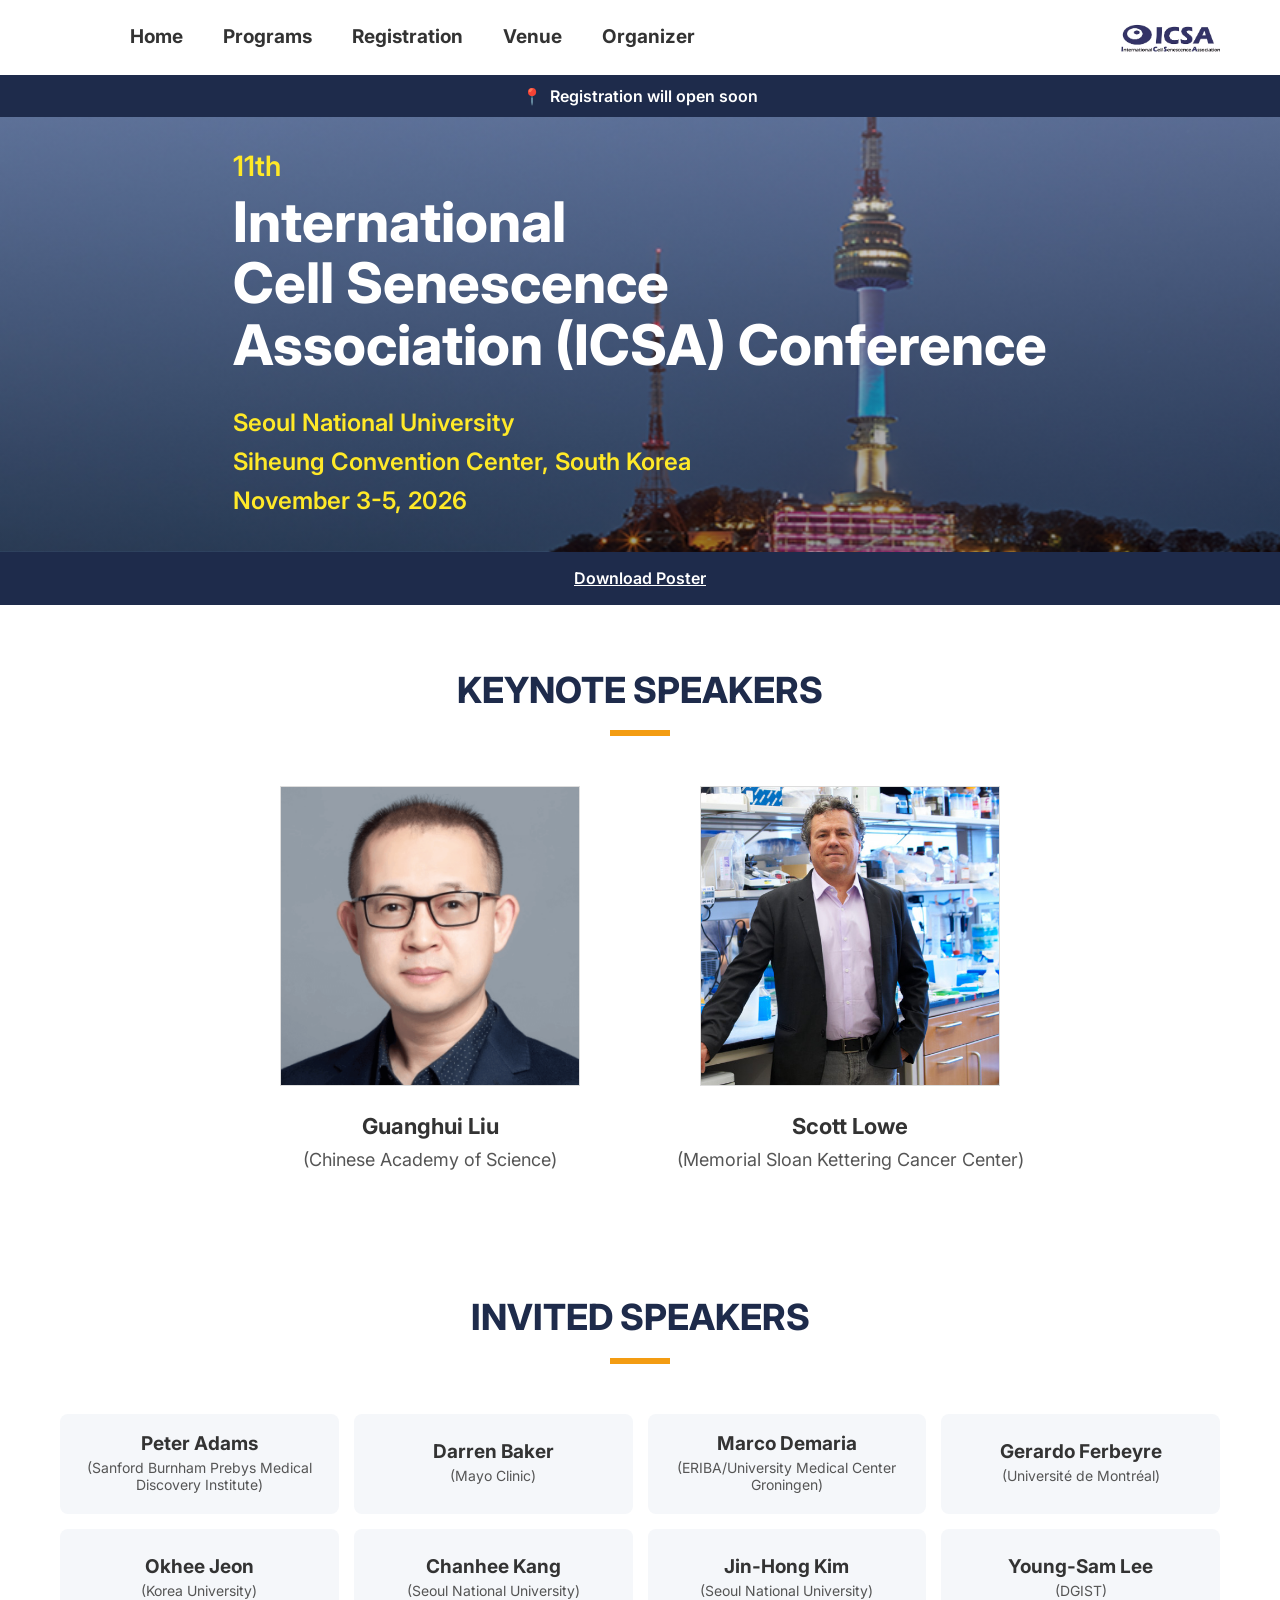
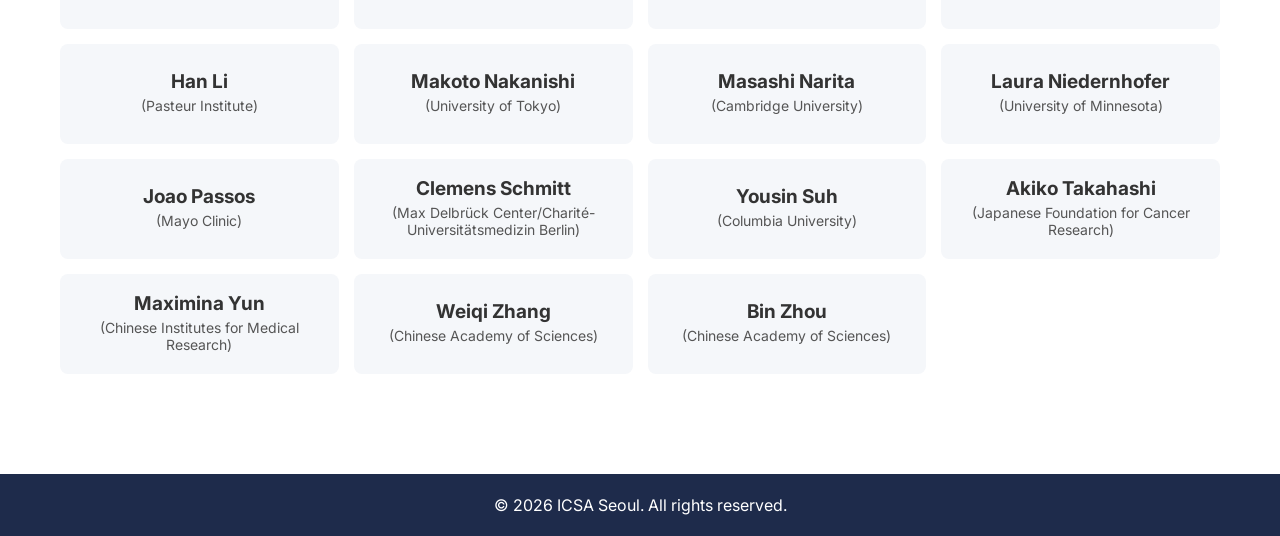
<file: index.html>
<!DOCTYPE html>
<html lang="en">

<head>
    <meta charset="UTF-8">
    <meta name="viewport" content="width=device-width, initial-scale=1.0">
    <title>11th ICSA Conference</title>
    <!-- Assuming Arial/Helvetica or Roboto based on clean sans-serif -->
    <link href="https://fonts.googleapis.com/css2?family=Inter:wght@400;600;700;900&display=swap" rel="stylesheet">
    <link rel="stylesheet" href="style.css">
</head>

<body>
    <!-- Header area for Logo and Navigation -->
    <header class="header">
        <div class="container header-container">
            <nav class="main-nav">
                <a href="index.html" class="nav-link active">Home</a>
                <a href="programs.html" class="nav-link">Programs</a>
                <a href="registration.html" class="nav-link">Registration</a>
                <a href="venue.html" class="nav-link">Venue</a>
                <a href="organizer.html" class="nav-link">Organizer</a>
            </nav>
            <a href="https://www.cellsenescence.info/" target="_blank" rel="noopener noreferrer">
                <img src="./Source/ICSA_Logo.png" alt="ICSA Logo" class="logo">
            </a>
        </div>
    </header>

    <!-- Main Content -->
    <main>
        <!-- Top Banner (Registration Info) right above Hero -->
        <div class="top-banner">
            <div class="container top-banner-content">
                <span class="icon">📍</span>
                <span>Registration will open soon</span>
            </div>
        </div>

        <!-- Hero Section -->
        <section class="hero-section">
            <div class="container hero-content">
                <div class="hero-text-block">
                    <div class="hero-edition">11th</div>
                    <h1 class="hero-title">
                        International<br>
                        Cell Senescence<br>
                        Association (ICSA) Conference
                    </h1>

                    <div class="hero-details">
                        <div class="detail-location">Seoul National University</div>
                        <div class="detail-location">Siheung Convention Center, South Korea</div>
                        <div class="detail-date">November 3-5, 2026</div>
                    </div>
                </div>
            </div>
        </section>

        <!-- CTA Bar below hero -->
        <div class="cta-bar">
            <div class="container cta-container">
                <a href="./Source/Poster.png" download="Poster.png" class="download-link">Download Poster</a>
            </div>
        </div>

        <!-- Keynote Speakers Section -->
        <section id="keynote-speakers" class="section">
            <div class="container">
                <h2 class="section-heading">KEYNOTE SPEAKERS</h2>
                <div class="heading-underline"></div>

                <div class="keynote-grid">
                    <div class="speaker-item">
                        <a href="https://people.ucas.ac.cn/~guanghuiliu?language=en" target="_blank"
                            rel="noopener noreferrer">
                            <img src="./Source/Keynote_Speaker_Image_Guanghui_Liu.png" alt="Guanghui Liu"
                                class="speaker-photo">
                        </a>
                        <div class="speaker-name">Guanghui Liu
                            <span class="speaker-institute">(Chinese Academy of Science)</span>
                        </div>
                    </div>
                    <div class="speaker-item">
                        <a href="https://www.mskcc.org/research/ski/labs/scott-lowe" target="_blank"
                            rel="noopener noreferrer">
                            <img src="./Source/Keynote_Speaker_Image_Scott_Lowe.png" alt="Scott Lowe"
                                class="speaker-photo">
                        </a>
                        <div class="speaker-name">Scott Lowe
                            <span class="speaker-institute">(Memorial Sloan Kettering Cancer Center)</span>
                        </div>
                    </div>
                </div>
            </div>
        </section>

        <!-- Invited Speakers Section -->
        <section id="invited-speakers" class="section">
            <div class="container">
                <h2 class="section-heading">INVITED SPEAKERS</h2>
                <div class="heading-underline"></div>

                <!-- 4-column grid requirement applied -->
                <div class="invited-grid">
                    <a href="http://www.padamslab.org/index.html" target="_blank" rel="noopener noreferrer">
                        <div class="invited-box"><span>Peter Adams<span class="speaker-organization">(Sanford Burnham
                                    Prebys Medical Discovery Institute)</span></span>
                        </div>
                    </a>
                    <a href="https://www.mayo.edu/research/faculty/baker-darren-j-ph-d-m-s/bio-00027985" target="_blank"
                        rel="noopener noreferrer">
                        <div class="invited-box"><span>Darren Baker<span class="speaker-organization">(Mayo
                                    Clinic)</span></span>
                        </div>
                    </a>
                    <a href="https://eriba.umcg.nl/people/marco-demaria/" target="_blank" rel="noopener noreferrer">
                        <div class="invited-box"><span>Marco Demaria<span class="speaker-organization">(ERIBA/University
                                    Medical Center Groningen)</span></span></div>
                    </a>
                    <a href="http://www.mapageweb.umontreal.ca/ferbeyre/index-en.htm" target="_blank"
                        rel="noopener noreferrer">
                        <div class="invited-box"><span>Gerardo Ferbeyre<span class="speaker-organization">(Université de
                                    Montréal)</span></span></div>
                    </a>

                    <a href="https://jeonlab.wixsite.com/kumc" target="_blank" rel="noopener noreferrer">
                        <div class="invited-box"><span>Okhee Jeon<span class="speaker-organization">(Korea
                                    University)</span></span></div>
                    </a>
                    <a href="https://biosci.snu.ac.kr/kanglab/en" target="_blank" rel="noopener noreferrer">
                        <div class="invited-box"><span>Chanhee Kang<span class="speaker-organization">(Seoul National
                                    University)</span></span></div>
                    </a>
                    <a href="https://www.mrmlab.org/" target="_blank" rel="noopener noreferrer">
                        <div class="invited-box"><span>Jin-Hong Kim<span class="speaker-organization">(Seoul National
                                    University)</span></span></div>
                    </a>
                    <a href="https://www.dgist.ac.kr/newbiology/ " target="_blank" rel="noopener noreferrer">
                        <div class="invited-box"><span>Young-Sam Lee<span
                                    class="speaker-organization">(DGIST)</span></span></div>
                    </a>

                    <a href="https://research.pasteur.fr/en/team/cellular-plasticity-and-disease-modelling/"
                        target="_blank" rel="noopener noreferrer">
                        <div class="invited-box"><span>Han Li<span class="speaker-organization">(Pasteur
                                    Institute)</span></span>
                        </div>
                    </a>
                    <a href="https://www.ims.u-tokyo.ac.jp/cancer-cell-biology/hp2018/e01index.html" target="_blank"
                        rel="noopener noreferrer">
                        <div class="invited-box"><span>Makoto Nakanishi<span class="speaker-organization">(University of
                                    Tokyo)</span></span></div>
                    </a>
                    <a href="https://www.naritalab.com/" target="_blank" rel="noopener noreferrer">
                        <div class="invited-box"><span>Masashi Narita<span class="speaker-organization">(Cambridge
                                    University)</span></span>
                        </div>
                    </a>
                    <a href="https://niedernhofer.umn.edu/" target="_blank" rel="noopener noreferrer">
                        <div class="invited-box"><span>Laura Niedernhofer<span class="speaker-organization">(University
                                    of Minnesota)</span></span></div>
                    </a>

                    <a href="https://www.mayo.edu/research/labs/cell-molecular-aging/overview" target="_blank"
                        rel="noopener noreferrer">
                        <div class="invited-box"><span>Joao Passos
                                <span class="speaker-organization">(Mayo Clinic)</span></span>
                        </div>
                    </a>
                    <a href="https://www.mdc-berlin.de/schmitt" target="_blank" rel="noopener noreferrer">
                        <div class="invited-box"><span>Clemens Schmitt<span class="speaker-organization">(Max Delbrück
                                    Center/Charité-Universitätsmedizin Berlin)</span></span>
                        </div>
                    </a>
                    <a href="https://www.yousinsuhlab.org/" target="_blank" rel="noopener noreferrer">
                        <div class="invited-box"><span>Yousin Suh
                                <span class="speaker-organization">(Columbia University)</span></span>
                        </div>
                    </a>
                    <a href="https://www.jfcr.or.jp/laboratory/department/senescence/www/english_index.html"
                        target="_blank" rel="noopener noreferrer">
                        <div class="invited-box"><span>Akiko Takahashi<span class="speaker-organization">(Japanese
                                    Foundation for Cancer Research)</span></span></div>
                    </a>

                    <a href="https://www.theyunlab.com/" target="_blank" rel="noopener noreferrer">
                        <div class="invited-box"><span>Maximina Yun<span class="speaker-organization">(Chinese
                                    Institutes for Medical Research)</span></span>
                        </div>
                    </a>
                    <a href="https://people.ucas.ac.cn/~zhangweiqi?language=en" target="_blank"
                        rel="noopener noreferrer">
                        <div class="invited-box"><span>Weiqi Zhang<span class="speaker-organization">(Chinese Academy of
                                    Sciences)</span></span>
                        </div>
                    </a>
                    <a href="https://zhoulab-tracing.sibcb.ac.cn/" target="_blank" rel="noopener noreferrer">
                        <div class="invited-box"><span>Bin Zhou<span class="speaker-organization">(Chinese Academy of
                                    Sciences)</span></span>
                        </div>
                    </a>
                </div>
            </div>
        </section>
    </main>

    <footer style="background: #1E2B4B; color: #fff; text-align: center; padding: 20px 0; margin-top: 40px;">
        <p>&copy; 2026 ICSA Seoul. All rights reserved.</p>
    </footer>

    <script src="script.js"></script>
</body>

</html>
</file>
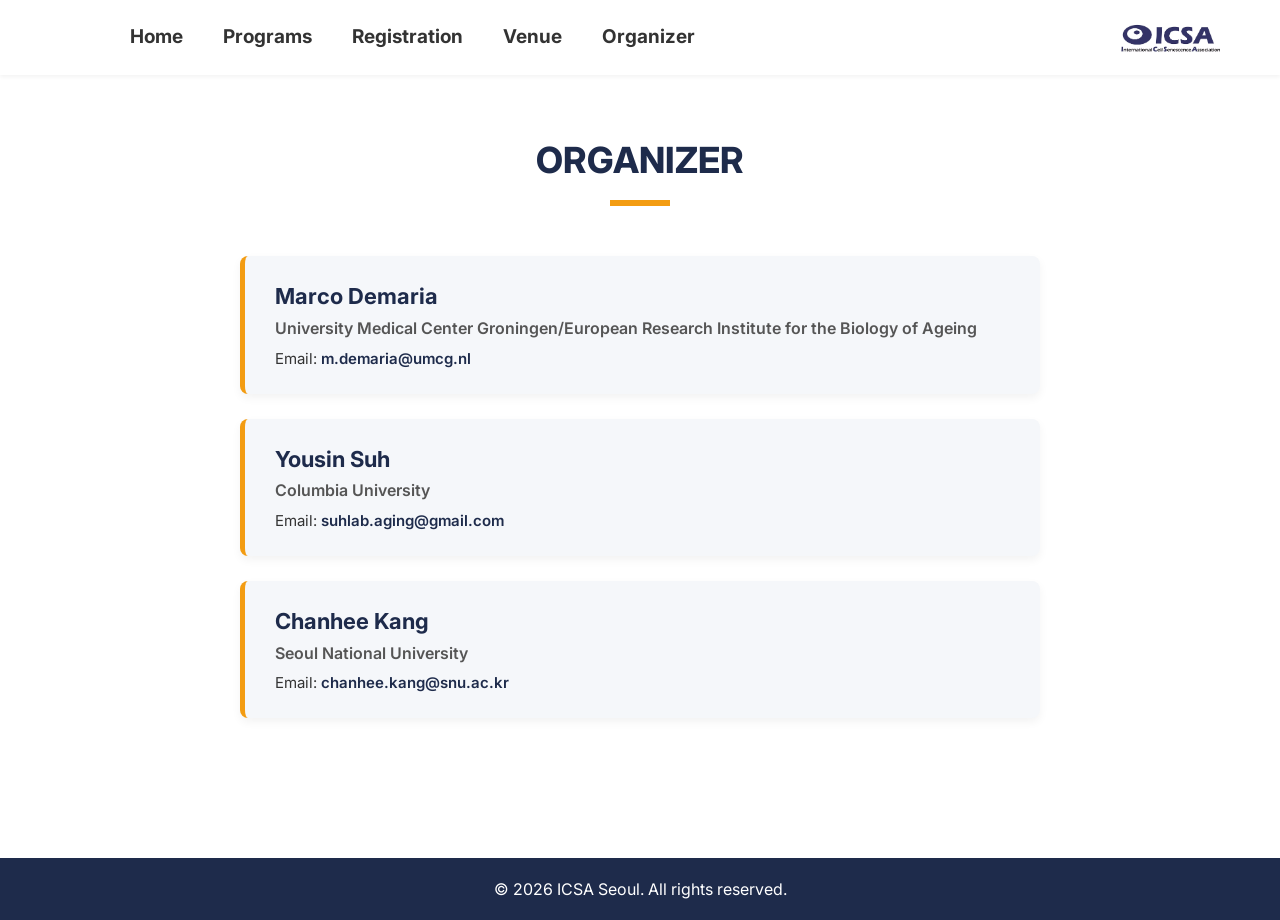
<file: organizer.html>
<!DOCTYPE html>
<html lang="en">

<head>
    <meta charset="UTF-8">
    <meta name="viewport" content="width=device-width, initial-scale=1.0">
    <title>11th ICSA Conference - Organizer</title>
    <link href="https://fonts.googleapis.com/css2?family=Inter:wght@400;600;700;900&display=swap" rel="stylesheet">
    <link rel="stylesheet" href="style.css">
    <style>
        .organizer-list {
            display: flex;
            flex-direction: column;
            gap: 25px;
            max-width: 800px;
            margin: 40px auto;
            text-align: left;
        }

        .organizer-card {
            background-color: var(--light-gray);
            padding: 25px 30px;
            border-radius: 8px;
            box-shadow: 0 4px 10px rgba(0, 0, 0, 0.05);
            border-left: 5px solid var(--accent-orange);
            transition: transform 0.2s ease;
        }

        .organizer-card:hover {
            transform: translateY(-3px);
        }

        .organizer-name {
            font-size: 22px;
            font-weight: 700;
            color: var(--dark-blue);
            margin-bottom: 5px;
        }

        .organizer-institute {
            font-size: 16px;
            font-weight: 600;
            color: #555;
            margin-bottom: 8px;
        }

        .organizer-email {
            font-size: 15px;
            color: var(--text-color);
        }

        .organizer-email a {
            color: var(--dark-blue);
            text-decoration: none;
            font-weight: 600;
            transition: color 0.2s;
        }

        .organizer-email a:hover {
            color: var(--accent-orange);
            text-decoration: underline;
        }
    </style>
</head>

<body>
    <!-- Header area for Nav and Logo -->
    <header class="header">
        <div class="container header-container">
            <nav class="main-nav">
                <a href="index.html" class="nav-link">Home</a>
                <a href="programs.html" class="nav-link">Programs</a>
                <a href="registration.html" class="nav-link">Registration</a>
                <a href="venue.html" class="nav-link">Venue</a>
                <a href="organizer.html" class="nav-link active">Organizer</a>
            </nav>
            <a href="https://www.cellsenescence.info/" target="_blank" rel="noopener noreferrer">
                <img src="./Source/ICSA_Logo.png" alt="ICSA Logo" class="logo">
            </a>
        </div>
    </header>

    <!-- Main Content -->
    <main style="min-height: 60vh; padding: 60px 0; text-align: center;">
        <div class="container">
            <h2 class="section-heading">ORGANIZER</h2>
            <div class="heading-underline"></div>

            <div class="organizer-list">
                <div class="organizer-card">
                    <div class="organizer-name">Marco Demaria</div>
                    <div class="organizer-institute">University Medical Center Groningen/European Research Institute for
                        the Biology
                        of Ageing</div>
                    <div class="organizer-email">Email: <a href="mailto:m.demaria@umcg.nl">m.demaria@umcg.nl</a></div>
                </div>

                <div class="organizer-card">
                    <div class="organizer-name">Yousin Suh</div>
                    <div class="organizer-institute">Columbia University</div>
                    <div class="organizer-email">Email: <a
                            href="mailto:suhlab.aging@gmail.com">suhlab.aging@gmail.com</a></div>
                </div>

                <div class="organizer-card">
                    <div class="organizer-name">Chanhee Kang</div>
                    <div class="organizer-institute">Seoul National University</div>
                    <div class="organizer-email">Email: <a
                            href="mailto:chanhee.kang@snu.ac.kr">chanhee.kang@snu.ac.kr</a></div>
                </div>
            </div>
        </div>
    </main>

    <footer style="background: #1E2B4B; color: #fff; text-align: center; padding: 20px 0; margin-top: 40px;">
        <p>&copy; 2026 ICSA Seoul. All rights reserved.</p>
    </footer>

    <script src="script.js"></script>
</body>

</html>
</file>
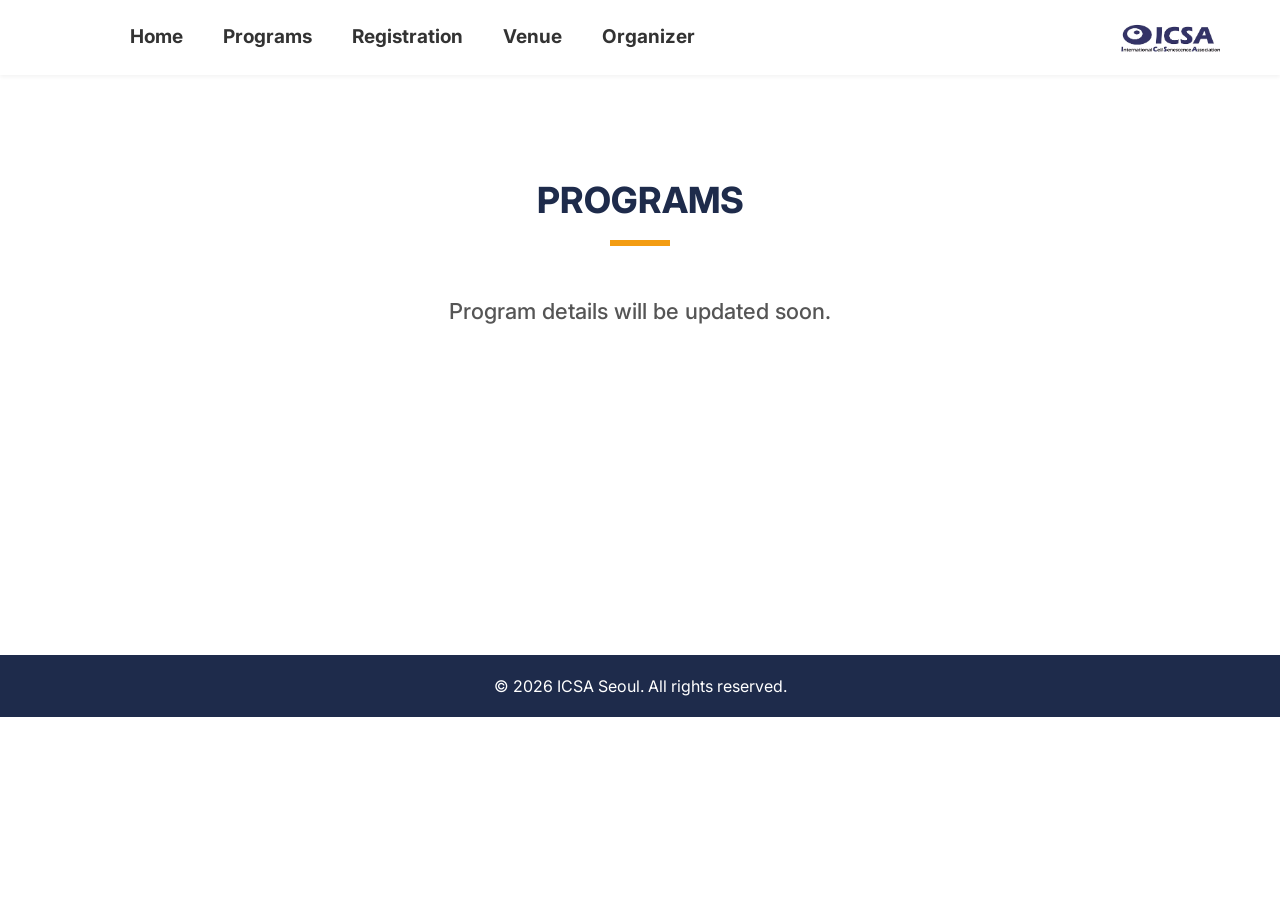
<file: programs.html>
<!DOCTYPE html>
<html lang="en">

<head>
    <meta charset="UTF-8">
    <meta name="viewport" content="width=device-width, initial-scale=1.0">
    <title>11th ICSA Conference - Programs</title>
    <link href="https://fonts.googleapis.com/css2?family=Inter:wght@400;600;700;900&display=swap" rel="stylesheet">
    <link rel="stylesheet" href="style.css">
</head>

<body>
    <!-- Header area for Logo and Navigation -->
    <header class="header">
        <div class="container header-container">
            <nav class="main-nav">
                <a href="index.html" class="nav-link">Home</a>
                <a href="programs.html" class="nav-link active">Programs</a>
                <a href="registration.html" class="nav-link">Registration</a>
                <a href="venue.html" class="nav-link">Venue</a>
                <a href="organizer.html" class="nav-link">Organizer</a>
            </nav>
            <a href="https://www.cellsenescence.info/" target="_blank" rel="noopener noreferrer">
                <img src="./Source/ICSA_Logo.png" alt="ICSA Logo" class="logo">
            </a>
        </div>
    </header>

    <!-- Main Content -->
    <main style="min-height: 60vh; padding: 100px 0; text-align: center;">
        <div class="container">
            <h2 class="section-heading">PROGRAMS</h2>
            <div class="heading-underline"></div>
            <p style="font-size: 22px; color: #555; font-weight: 500;">Program details will be updated soon.</p>
        </div>
    </main>

    <footer style="background: #1E2B4B; color: #fff; text-align: center; padding: 20px 0; margin-top: 40px;">
        <p>&copy; 2026 ICSA Seoul. All rights reserved.</p>
    </footer>

    <script src="script.js"></script>
</body>

</html>
</file>
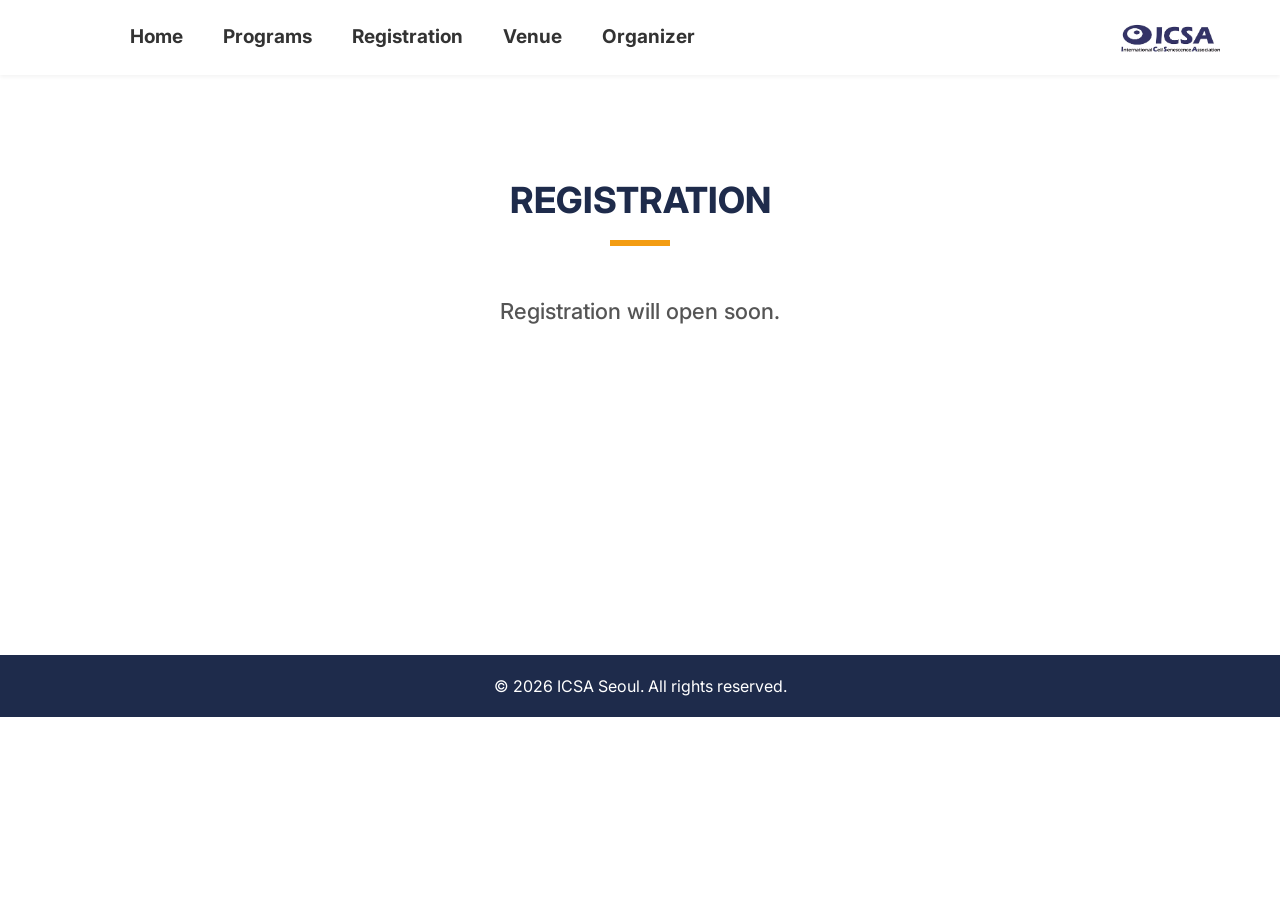
<file: registration.html>
<!DOCTYPE html>
<html lang="en">

<head>
    <meta charset="UTF-8">
    <meta name="viewport" content="width=device-width, initial-scale=1.0">
    <title>11th ICSA Conference - Registration</title>
    <link href="https://fonts.googleapis.com/css2?family=Inter:wght@400;600;700;900&display=swap" rel="stylesheet">
    <link rel="stylesheet" href="style.css">
</head>

<body>
    <!-- Header area for Logo and Navigation -->
    <header class="header">
        <div class="container header-container">
            <nav class="main-nav">
                <a href="index.html" class="nav-link">Home</a>
                <a href="programs.html" class="nav-link">Programs</a>
                <a href="registration.html" class="nav-link active">Registration</a>
                <a href="venue.html" class="nav-link">Venue</a>
                <a href="organizer.html" class="nav-link">Organizer</a>
            </nav>
            <a href="https://www.cellsenescence.info/" target="_blank" rel="noopener noreferrer">
                <img src="./Source/ICSA_Logo.png" alt="ICSA Logo" class="logo">
            </a>
        </div>
    </header>

    <!-- Main Content -->
    <main style="min-height: 60vh; padding: 100px 0; text-align: center;">
        <div class="container">
            <h2 class="section-heading">REGISTRATION</h2>
            <div class="heading-underline"></div>
            <p style="font-size: 22px; color: #555; font-weight: 500;">Registration will open soon.</p>
        </div>
    </main>

    <footer style="background: #1E2B4B; color: #fff; text-align: center; padding: 20px 0; margin-top: 40px;">
        <p>&copy; 2026 ICSA Seoul. All rights reserved.</p>
    </footer>

    <script src="script.js"></script>
</body>

</html>
</file>
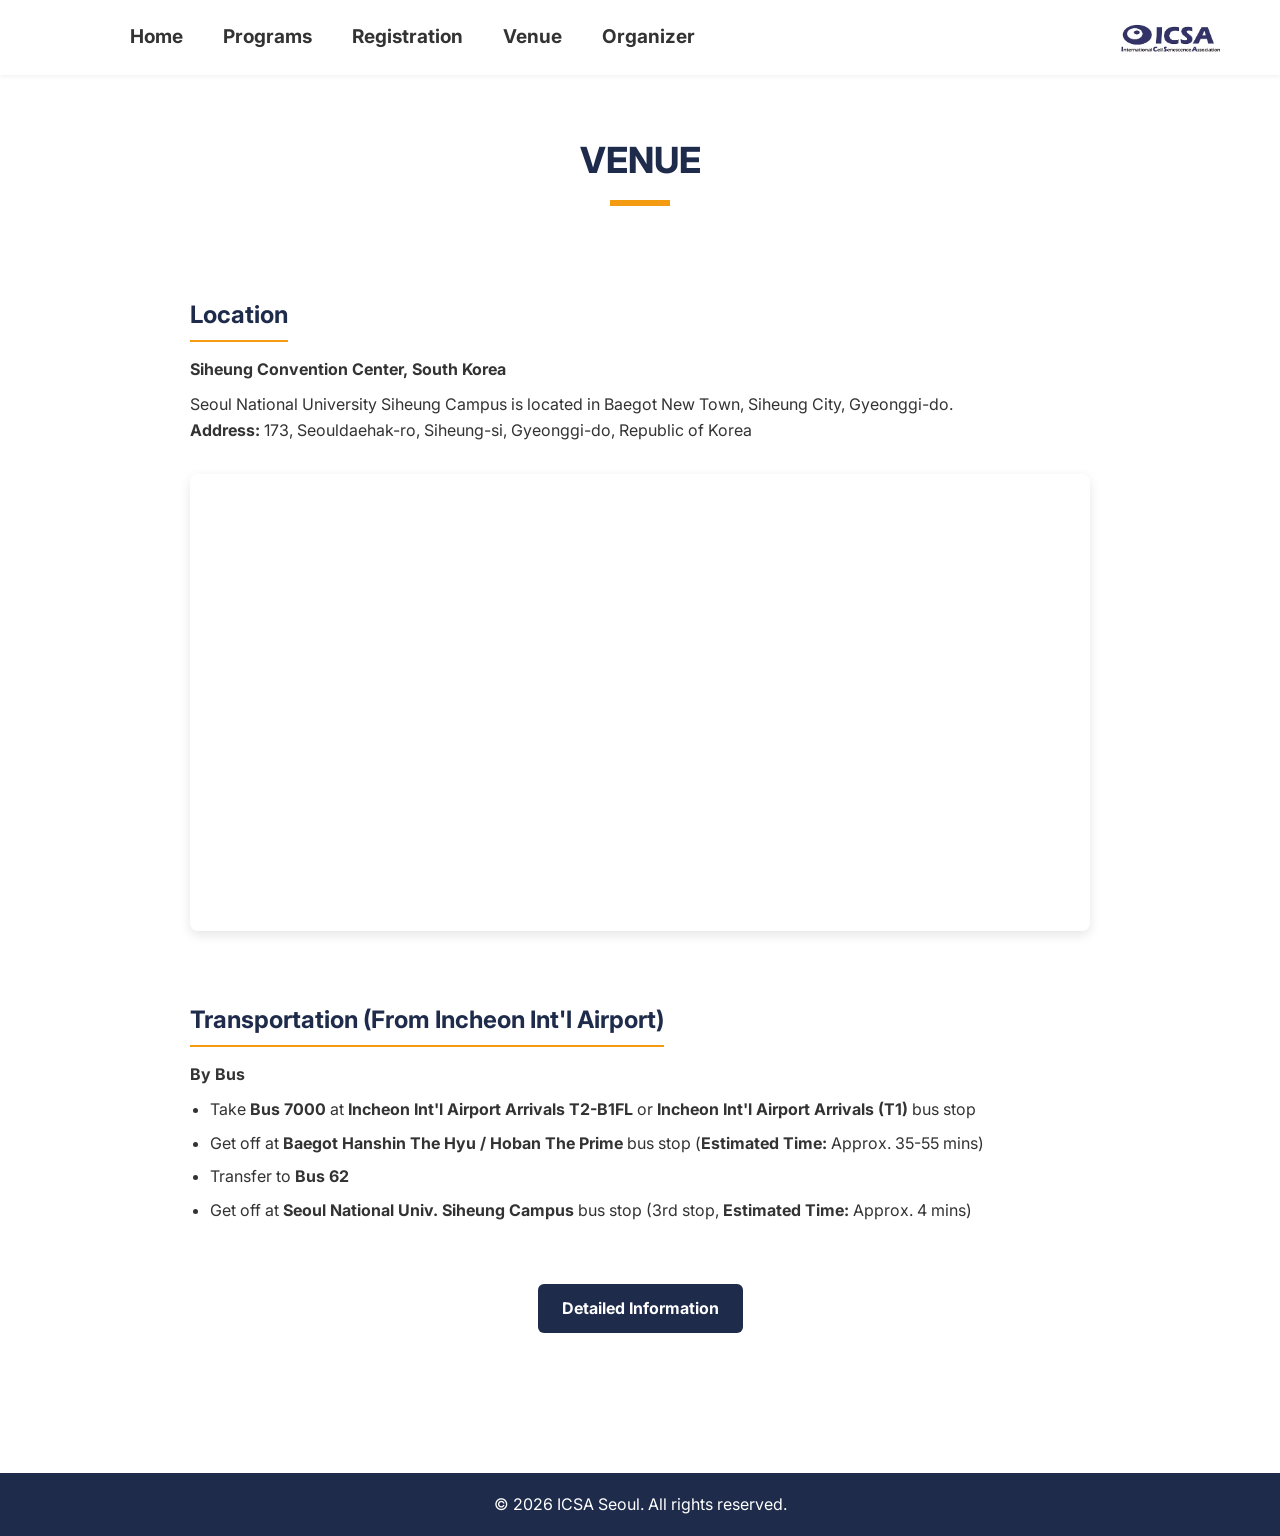
<file: venue.html>
<!DOCTYPE html>
<html lang="en">

<head>
    <meta charset="UTF-8">
    <meta name="viewport" content="width=device-width, initial-scale=1.0">
    <title>11th ICSA Conference - Venue</title>
    <link href="https://fonts.googleapis.com/css2?family=Inter:wght@400;600;700;900&display=swap" rel="stylesheet">
    <link rel="stylesheet" href="style.css">
    <style>
        .venue-info {
            text-align: left;
            max-width: 900px;
            margin: 40px auto;
            color: var(--text-color);
            line-height: 1.6;
            font-size: 16px;
        }

        .venue-info h3 {
            color: var(--dark-blue);
            margin-top: 40px;
            margin-bottom: 15px;
            padding-bottom: 5px;
            border-bottom: 2px solid var(--accent-orange);
            display: inline-block;
            font-size: 24px;
        }

        .venue-info p {
            margin-bottom: 10px;
        }

        .venue-info ul {
            margin-left: 20px;
            margin-bottom: 20px;
        }

        .venue-info li {
            margin-bottom: 8px;
        }

        .map-wrapper {
            margin: 30px 0;
            border-radius: 8px;
            overflow: hidden;
            box-shadow: 0 4px 12px rgba(0, 0, 0, 0.1);
        }

        .btn-link {
            display: inline-block;
            margin-top: 40px;
            padding: 12px 24px;
            background-color: var(--dark-blue);
            color: var(--white);
            text-decoration: none;
            border-radius: 6px;
            font-weight: 700;
            transition: background-color 0.2s ease;
        }

        .btn-link:hover {
            background-color: var(--accent-orange);
            color: var(--white);
        }
    </style>
</head>

<body>
    <!-- Header area for Nav and Logo -->
    <header class="header">
        <div class="container header-container">
            <nav class="main-nav">
                <a href="index.html" class="nav-link">Home</a>
                <a href="programs.html" class="nav-link">Programs</a>
                <a href="registration.html" class="nav-link">Registration</a>
                <a href="venue.html" class="nav-link active">Venue</a>
                <a href="organizer.html" class="nav-link">Organizer</a>
            </nav>
            <a href="https://www.cellsenescence.info/" target="_blank" rel="noopener noreferrer">
                <img src="./Source/ICSA_Logo.png" alt="ICSA Logo" class="logo">
            </a>
        </div>
    </header>

    <!-- Main Content -->
    <main style="min-height: 60vh; padding: 60px 0; text-align: center;">
        <div class="container">
            <h2 class="section-heading">VENUE</h2>
            <div class="heading-underline"></div>

            <div class="venue-info">
                <h3>Location</h3>
                <p><strong>Siheung Convention Center, South Korea</strong></p>
                <p>Seoul National University Siheung Campus is located in Baegot New Town, Siheung City,
                    Gyeonggi-do.<br>
                    <strong>Address:</strong> 173, Seouldaehak-ro, Siheung-si, Gyeonggi-do, Republic of Korea
                </p>

                <div class="map-wrapper">
                    <iframe
                        src="https://maps.google.com/maps?q=Seoul%20National%20University%20Siheung%20Campus%20Convention%20Center&t=&z=16&ie=UTF8&iwloc=&output=embed&hl=en"
                        width="100%" height="450" style="border:0;" allowfullscreen="" loading="lazy"
                        referrerpolicy="no-referrer-when-downgrade"></iframe>
                </div>

                <h3>Transportation (From Incheon Int'l Airport)</h3>

                <p><strong>By Bus</strong></p>
                <ul>
                    <li>Take <strong>Bus 7000</strong> at <strong>Incheon Int'l Airport Arrivals
                            T2-B1FL</strong> or <strong>Incheon Int'l Airport Arrivals (T1)</strong>
                        bus stop</li>
                    <li>Get off at <strong>Baegot Hanshin The Hyu / Hoban The Prime</strong> bus stop (<strong>Estimated
                            Time:</strong> Approx. 35-55 mins)</li>
                    <li>Transfer to <strong>Bus 62</strong></li>
                    <li>Get off at <strong>Seoul National Univ. Siheung Campus</strong> bus stop (3rd stop,
                        <strong>Estimated Time:</strong> Approx. 4 mins)
                    </li>
                </ul>

                <div style="text-align: center;">
                    <a href="https://www.snushc.com/en/about" target="_blank" rel="noopener noreferrer"
                        class="btn-link">Detailed Information</a>
                </div>
            </div>
        </div>
    </main>

    <footer style="background: #1E2B4B; color: #fff; text-align: center; padding: 20px 0; margin-top: 40px;">
        <p>&copy; 2026 ICSA Seoul. All rights reserved.</p>
    </footer>

    <script src="script.js"></script>
</body>

</html>
</file>
<file: style.css>
/* ===== VARIABLES & BASE SETUP ===== */
:root {
    --dark-blue: #1E2B4B;
    --yellow-gold: #FFD100;
    --accent-orange: #F39C12;
    --light-gray: #F5F7FA;
    --white: #FFFFFF;
    --text-color: #333333;
    --font-main: 'Inter', sans-serif;
    --container-width: 1200px;
}

* {
    margin: 0;
    padding: 0;
    box-sizing: border-box;
}

a {
    text-decoration: none;
}

body {
    font-family: var(--font-main);
    color: var(--text-color);
    background-color: var(--white);
    line-height: 1.4;
    overflow-y: scroll;
    /* Force scrollbar to prevent layout shift */
}

.container {
    max-width: var(--container-width);
    margin: 0 auto;
    padding: 0 20px;
}

/* ===== TOP BANNER ===== */
.top-banner {
    background-color: var(--dark-blue);
    color: var(--white);
    padding: 10px 0;
    font-size: 16px;
    font-weight: 600;
}

.top-banner-content {
    display: flex;
    align-items: center;
    justify-content: center;
    /* Centered visually better for banner */
    gap: 8px;
    flex-wrap: wrap;
    text-align: center;
}

/* ===== HEADER ===== */
.header {
    background-color: var(--white);
    padding: 10px 0;
    /* Reduced padding */
    box-shadow: 0 2px 4px rgba(0, 0, 0, 0.05);
    /* Optional subtle shadow */
}

.header-container {
    display: flex;
    align-items: center;
    justify-content: space-between;
    min-height: 55px;
    /* Keep the header height stable */
}

.logo {
    height: 30px;
    /* Reduced significantly, but header keeps its height */
    width: auto;
    display: block;
}

.main-nav {
    display: flex;
    align-items: center;
    gap: 40px;
    margin-left: 70px;
    /* Shifted much more to the right */
}

.nav-link {
    text-decoration: none;
    color: var(--text-color);
    font-size: 19px;
    font-weight: 700;
    /* Reduced from 800 for slightly less boldness */
    text-transform: capitalize;
    transition: color 0.2s ease;
}

.nav-link:hover {
    color: var(--accent-orange);
    /* Changed only on hover */
}

/* ===== HERO SECTION ===== */
.hero-section {
    background-image:
        linear-gradient(to bottom, rgba(167, 166, 180, 0.342), rgba(0, 0, 0, 0.4)),
        url('./Source/NamsanTower.png');
    background-size: cover;
    background-position: center 70%;
    /* Move Namsan Tower further up */
    background-repeat: no-repeat;
    min-height: 400px;
    /* Even smaller hero */
    display: flex;
    align-items: center;
    padding: 30px 0;
}

.hero-text-block {
    max-width: 900px;
}

.hero-edition {
    color: rgb(255, 233, 40);
    font-size: 28px;
    font-weight: 600;
    margin-bottom: 5px;
}

.hero-title {
    color: rgb(255, 255, 255);
    font-size: 56px;
    font-weight: 750;
    line-height: 1.1;
    margin-bottom: 30px;
}

.hero-details {
    margin-top: 20px;
}

.detail-location,
.detail-date {
    color: rgb(255, 233, 40);
    font-size: 24px;
    font-weight: 600;
    margin-bottom: 5px;
}

/* ===== CTA BAR ===== */
.cta-bar {
    background-color: var(--dark-blue);
    padding: 15px 0;
}

.cta-container {
    display: flex;
    justify-content: center;
    /* Download Poster Center alignment */
}

.download-link {
    color: var(--white);
    text-decoration: underline;
    font-weight: 600;
    font-size: 16px;
}

.download-link:hover {
    color: var(--yellow-gold);
}

/* ===== SECTIONS COMMON ===== */
.section {
    padding: 60px 0;
    background-color: var(--white);
}

.section-heading {
    text-align: center;
    color: var(--dark-blue);
    font-size: 36px;
    font-weight: 750;
    margin-bottom: 15px;
    text-transform: uppercase;
}

.heading-underline {
    width: 60px;
    height: 6px;
    background-color: var(--accent-orange);
    margin: 0 auto 50px auto;
}

/* ===== KEYNOTE SPEAKERS ===== */
.keynote-grid {
    display: grid;
    grid-template-columns: repeat(2, 1fr);
    gap: 40px;
    max-width: 800px;
    margin: 0 auto;
}

.speaker-item {
    text-align: center;
}

.speaker-photo {
    width: 300px;
    height: 300px;
    object-fit: cover;
    background-color: #ccc;
    /* Fallback for gray box */
    margin-bottom: 20px;
    border: 1px solid #ddd;
}

.speaker-name {
    font-size: 22px;
    font-weight: 700;
    color: var(--text-color);
}

.speaker-institute {
    font-size: 18px;
    font-weight: 400;
    color: #555;
    display: block;
    margin-top: 5px;
}

.speaker-organization {
    display: block;
    margin-top: 5px;
    line-height: 1.2;
    font-size: 14px;
    /* Increased from 13px (difference maintained) */
    font-weight: 400;
    color: #555;
}

/* ===== INVITED SPEAKERS (4-COL REQUIREMENT) ===== */
.invited-grid {
    display: grid;
    grid-template-columns: repeat(4, 1fr);
    gap: 15px;
}

.invited-grid a {
    display: flex;
    text-decoration: none;
}

.invited-box {
    background-color: var(--light-gray);
    padding: 15px;
    border-radius: 8px;
    text-align: center;
    font-size: 19px;
    /* Increased from 16px */
    font-weight: 700;
    color: var(--text-color);
    display: flex;
    align-items: center;
    justify-content: center;
    min-height: 100px;
    /* Increased slightly for longer names */
    width: 100%;
    line-height: 1.1;
    transition: transform 0.2s ease;
}

.invited-box:hover {
    background-color: #ebeef2;
    transform: translateY(-3px);
}

/* ===== RESPONSIVENESS ===== */
@media (max-width: 1024px) {
    .invited-grid {
        grid-template-columns: repeat(3, 1fr);
    }

    .hero-title {
        font-size: 42px;
    }
}

@media (max-width: 768px) {
    .keynote-grid {
        grid-template-columns: 1fr;
    }

    .invited-grid {
        grid-template-columns: repeat(2, 1fr);
    }

    .hero-title {
        font-size: 36px;
    }

    .hero-edition,
    .detail-location,
    .detail-date {
        font-size: 20px;
    }

    .cta-container {
        justify-content: center;
    }
}

@media (min-width: 1400px) {
    .hero-section {
        background-position: center 60%;
        /* Prevent the tower from going off-screen on ultra-wide monitors */
    }
}

@media (max-width: 850px) {
    .header-container {
        flex-direction: column-reverse;
        gap: 15px;
        padding: 15px 0;
    }

    .main-nav {
        gap: 20px;
        flex-wrap: wrap;
        justify-content: center;
        margin-left: 0;
    }
}

@media (max-width: 480px) {
    .invited-grid {
        grid-template-columns: 1fr;
    }

    .main-nav {
        gap: 12px;
    }

    .nav-link {
        font-size: 15px;
    }

    .top-banner {
        font-size: 14px;
        padding: 8px 10px;
    }
}
</file>
